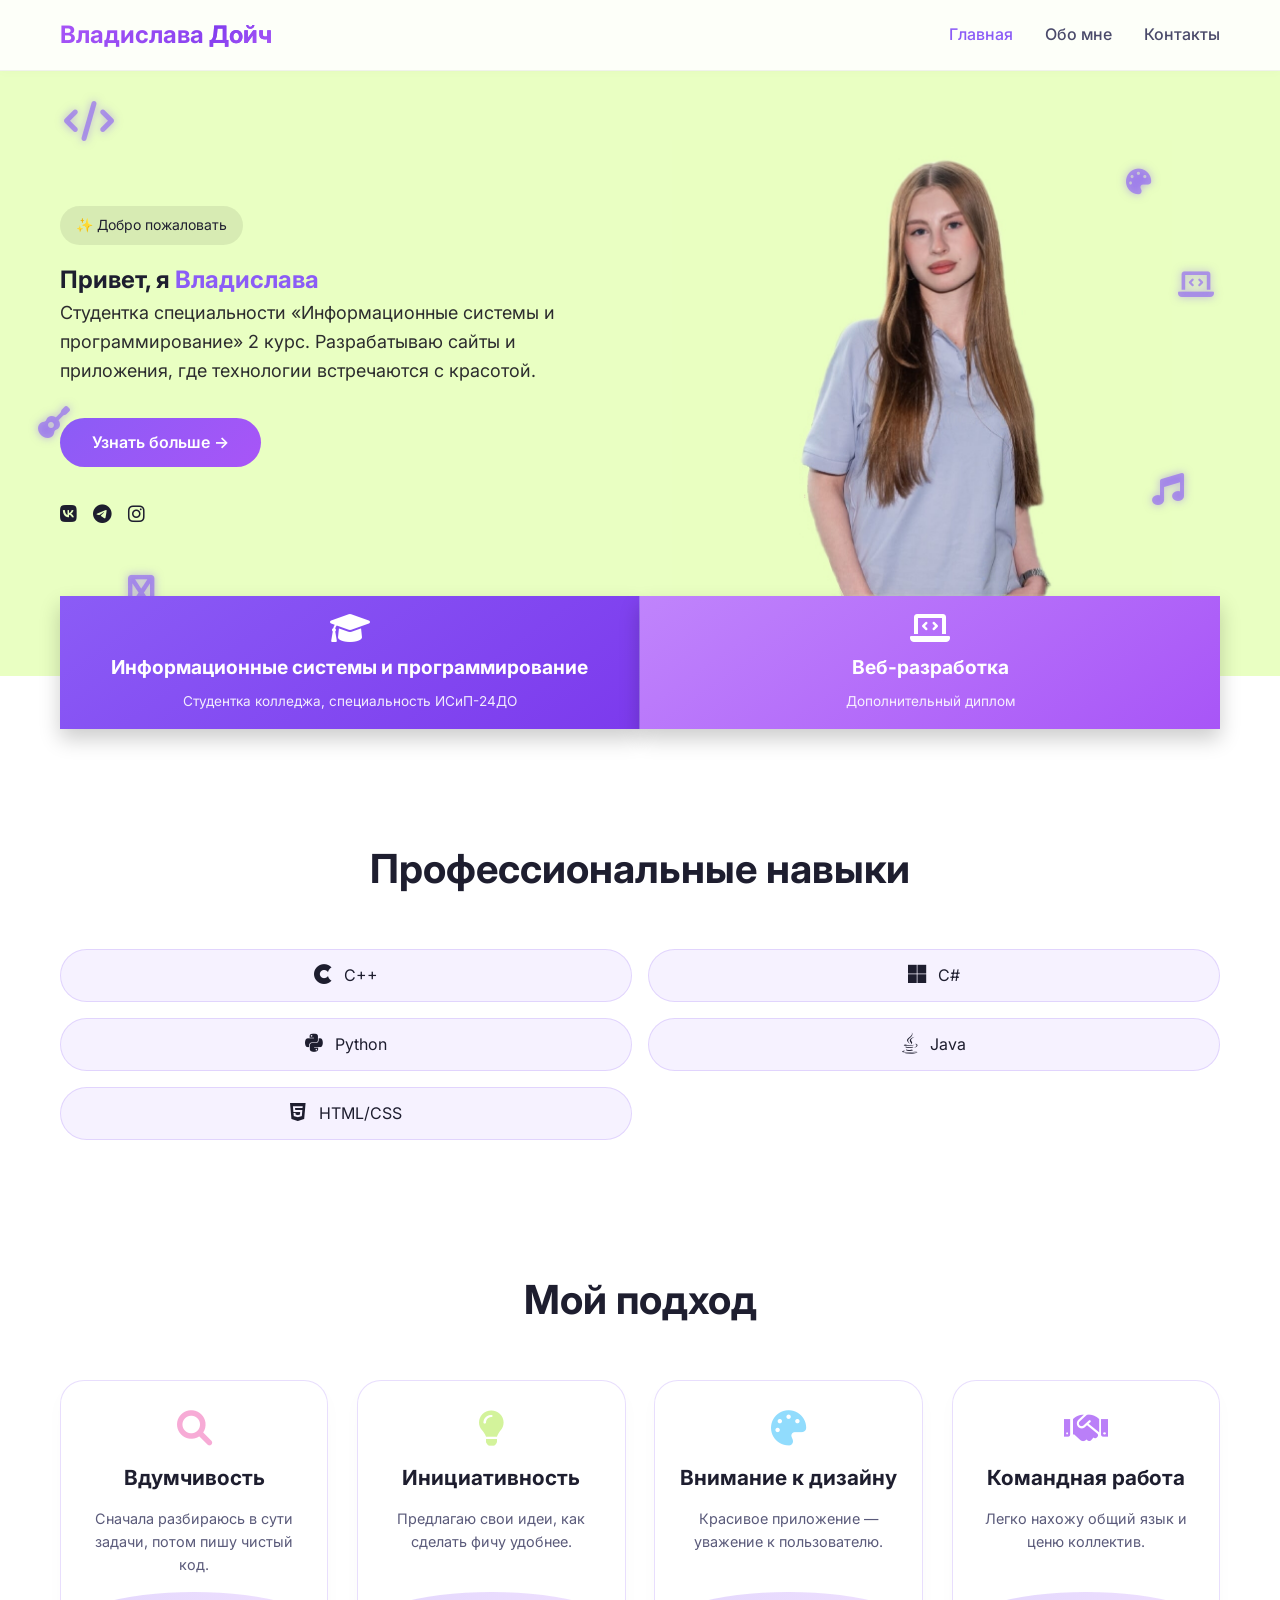
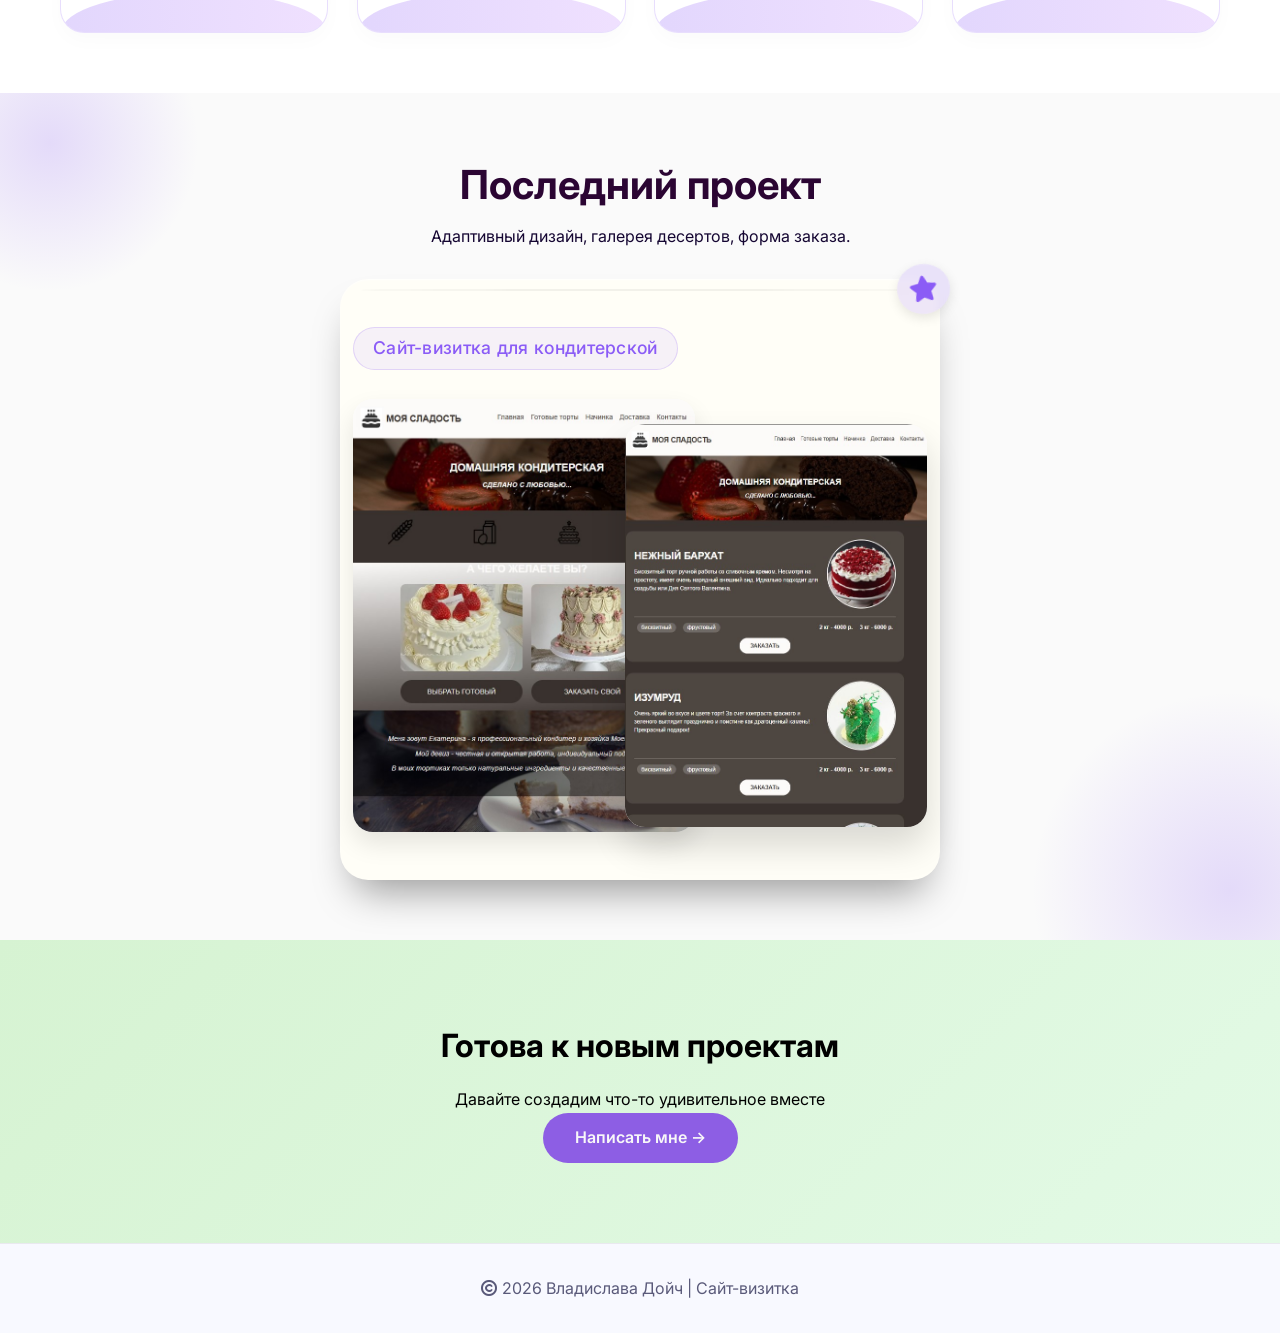
<file: index.html>
<!DOCTYPE html>
<html lang="ru">
<head>
    <meta charset="UTF-8">
    <meta name="viewport" content="width=device-width, initial-scale=1.0">
    <title>Владислава Дойч | Сайт-визитка</title>
    <link rel="stylesheet" href="css/style.css">
    <link href="https://fonts.googleapis.com/css2?family=Inter:opsz,wght@14..32,300;400;500;600;700;800&display=swap" rel="stylesheet">
    <link rel="stylesheet" href="https://cdnjs.cloudflare.com/ajax/libs/font-awesome/6.0.0-beta3/css/all.min.css">
</head>
<body>
    <nav class="navbar">
        <div class="nav-container">
            <a href="index.html" class="logo">Владислава <span>Дойч</span></a>
            <ul class="nav-menu">
                <li><a href="index.html" class="active">Главная</a></li>
                <li><a href="about.html">Обо мне</a></li>
                <li><a href="contact.html">Контакты</a></li>
            </ul>
            <div class="hamburger">
                <span></span>
                <span></span>
                <span></span>
            </div>
        </div>
    </nav>

    <main>
        <!-- ГЛАВНЫЙ ЭКРАН (HERO) -->
        <section class="hero">
            <div class="hero-container">
                <div class="hero-content">
                    <div class="hero-text">
                        <span class="badge">✨ Добро пожаловать</span>
                        <h1>Привет, я <span class="highlight">Владислава</span></h1>
                        <p>Студентка специальности «Информационные системы и программирование» 2 курс. Разрабатываю сайты и приложения, где технологии встречаются с красотой.</p>
                        <a href="about.html" class="btn-primary">Узнать больше →</a>
                        <div class="social-links">
                            <a href="#"><i class="fab fa-vk"></i></a>
                            <a href="#"><i class="fab fa-telegram"></i></a>
                            <a href="#"><i class="fab fa-instagram"></i></a>
                        </div>
                    </div>
                    <div class="hero-image">
                        <div class="image-wrapper">
                            <img src="images/my-photo.jpg" alt="Владислава Дойч">
                        </div>
                    </div>
                </div>
            </div>
            <div class="hero-icons">
                <i class="fas fa-code floating-icon"></i>
                <i class="fas fa-music floating-icon"></i>
                <i class="fas fa-laptop-code floating-icon"></i>
                 <i class="fas fa-cuttlefish floating-icon"></i>
                 <i class="fas fa-palette floating-icon"></i>
                 <i class="fas fa-guitar floating-icon"></i>
                 </div>
        </section>

        <!-- ФИОЛЕТОВЫЙ БЛОК: ОБРАЗОВАНИЕ (перенесено из about) -->
        <section class="education-section">
            <div class="container">
                <div class="education-cards">
                    <div class="education-card">
                        <i class="fas fa-graduation-cap"></i>
                        <h3>Информационные системы и программирование</h3>
                        <p>Студентка колледжа, специальность ИСиП-24ДО</p>
                    </div>
                    <div class="education-card">
                        <i class="fas fa-laptop-code"></i>
                        <h3>Веб-разработка</h3>
                        <p>Дополнительный диплом  </p>
                    </div>
                </div>
            </div>
        </section>

        <!-- ЧТО Я УМЕЮ (навыки) -->
        <section class="skills">
            <div class="container">
                <div class="section-header">
                    
                    <h2>Профессиональные навыки</h2>
                </div>
                <div class="skills-grid">
                    <div class="skill-card"><i class="fab fa-cuttlefish"></i>C++</div>
                    <div class="skill-card"><i class="fab fa-microsoft"></i>C#</div>
                    <div class="skill-card"><i class="fab fa-python"></i>Python</div>
                    <div class="skill-card"><i class="fab fa-java"></i>Java</div>
                    <div class="skill-card"><i class="fab fa-html5"></i>HTML/CSS</div>
                    
                    
                </div>
            </div>
        </section>

        <!-- МОЙ ПОДХОД -->
        <section class="approach">
            <div class="container">
                <div class="section-header">
                    
                    <h2>Мой подход</h2>
                </div>
                <div class="approach-grid">
                    <div class="approach-card">
                        <i class="fas fa-search"></i>
                        <h3>Вдумчивость</h3>
                        <p>Сначала разбираюсь в сути задачи, потом пишу чистый код.</p>
                    </div>
                    <div class="approach-card">
                        <i class="fas fa-lightbulb"></i>
                        <h3>Инициативность</h3>
                        <p>Предлагаю свои идеи, как сделать фичу удобнее.</p>
                    </div>
                    <div class="approach-card">
                        <i class="fas fa-palette"></i>
                        <h3>Внимание к дизайну</h3>
                        <p>Красивое приложение — уважение к пользователю.</p>
                    </div>
                    <div class="approach-card">
                        <i class="fas fa-handshake"></i>
                        <h3>Командная работа</h3>
                        <p>Легко нахожу общий язык и ценю коллектив.</p>
                    </div>
                </div>
            </div>
        </section>

       <section class="latest-project">
        <div class="container">
            <div class="section-header">   
                <h2>Последний проект</h2>
                <p class="project-brief">Адаптивный дизайн, галерея десертов, форма заказа.</p>
            </div>

          <div class="paper-card">
            <div class="card-icon">
                <i class="fas fa-star"></i>
            </div>
            <div class="project-description">
                 Сайт-визитка для кондитерской
            </div>
            <div class="project-stack">
                <div class="stack-item stack-back">
                    <img src="images/cake-site-2.jpg" alt="Главная страница">
                </div>
                <div class="stack-item stack-front">
                    <img src="images/cake-site-1.jpg" alt="Мобильная версия">
                </div>
            </div>
           </div>
        </div>
    </section> 

        <!-- ПРИЗЫВ К ДЕЙСТВИЮ -->
        <section class="cta">
            <div class="container">
                <h2>Готова к новым проектам</h2>
                <p>Давайте создадим что-то удивительное вместе</p>
                <a href="contact.html" class="btn-primary">Написать мне →</a>
            </div>
        </section>
    </main>

    <footer>
        <div class="container">
            <p><i class="far fa-copyright"></i> 2026 Владислава Дойч | Сайт-визитка</p>
        </div>
    </footer>

    <script src="js/script.js"></script>
</body>
</html>
</file>
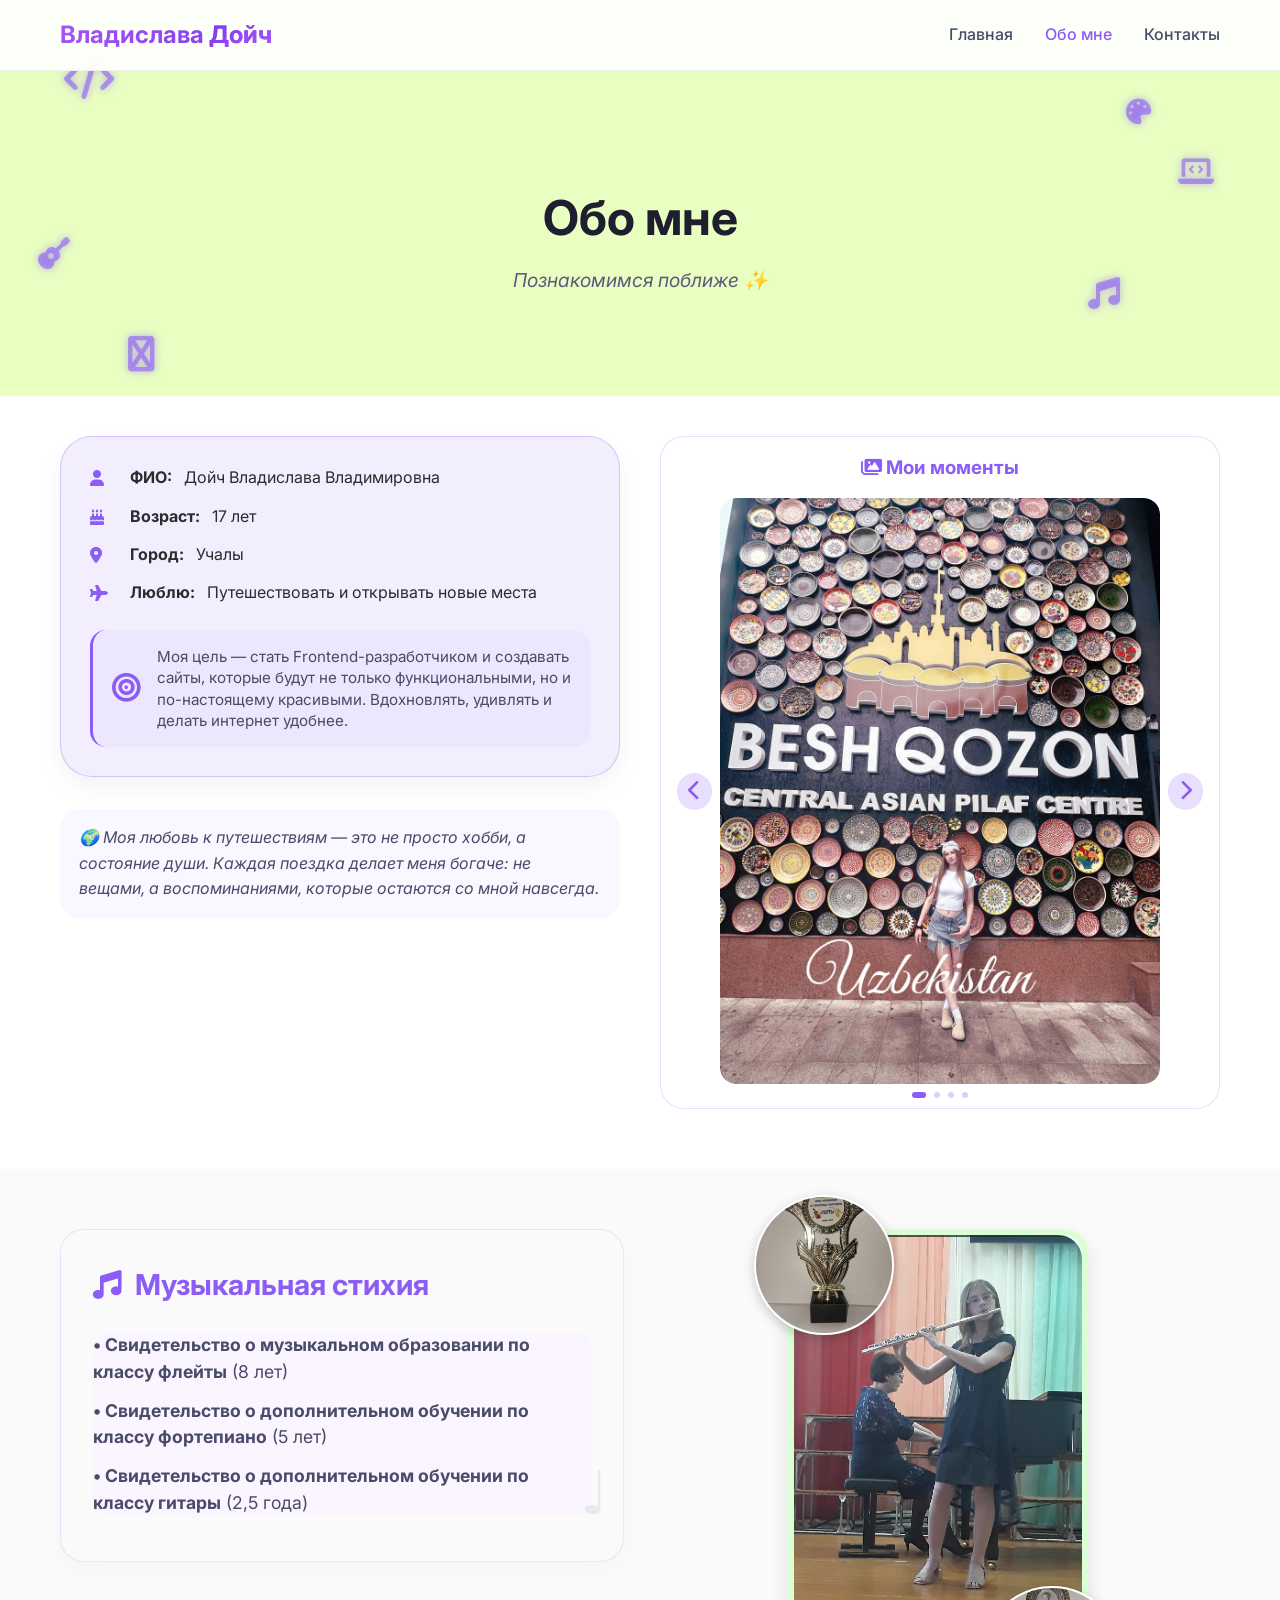
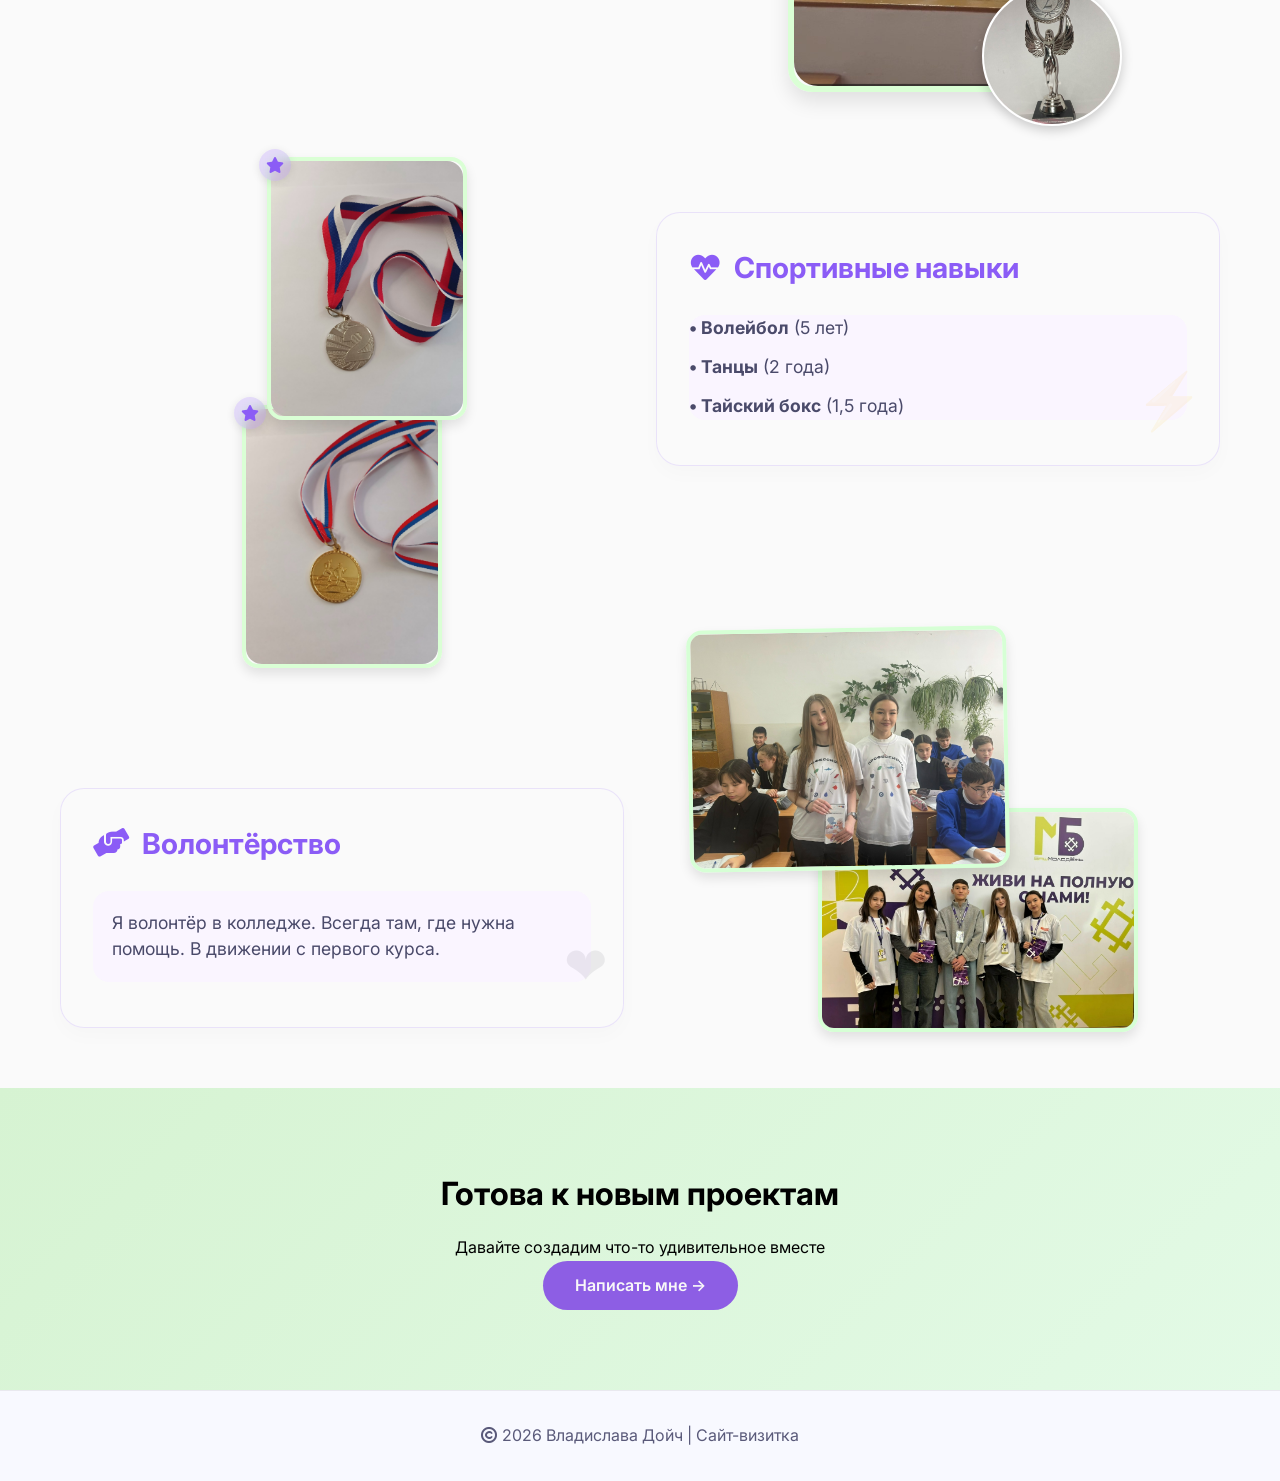
<file: about.html>
<!DOCTYPE html>
<html lang="ru">
<head>
    <meta charset="UTF-8">
    <meta name="viewport" content="width=device-width, initial-scale=1.0">
    <title>Обо мне | Владислава Дойч</title>
    <link rel="stylesheet" href="css/style.css">
    <link href="https://fonts.googleapis.com/css2?family=Inter:opsz,wght@14..32,300;400;500;600;700;800&display=swap" rel="stylesheet">
    <link rel="stylesheet" href="https://cdnjs.cloudflare.com/ajax/libs/font-awesome/6.0.0-beta3/css/all.min.css">
</head>
<body>
    <nav class="navbar">
        <div class="nav-container">
            <a href="index.html" class="logo">Владислава <span>Дойч</span></a>
            <ul class="nav-menu">
                <li><a href="index.html">Главная</a></li>
                <li><a href="about.html" class="active">Обо мне</a></li>
                <li><a href="contact.html">Контакты</a></li>
            </ul>
            <div class="hamburger">
                <span></span>
                <span></span>
                <span></span>
            </div>
        </div>
    </nav>

    <main>
        <!-- САЛАТОВАЯ ШАПКА: только текст -->
        <section class="about-hero">
            <div class="container">
                <div class="about-hero-content">
                    <div class="about-hero-text">
                        <h1>Обо мне</h1>
                        <p class="about-subheading">Познакомимся поближе ✨</p>
                    </div>
                </div>
            </div>
            <!-- Анимированные иконки на зелёном фоне -->
            <div class="hero-icons">
                <i class="fas fa-code floating-icon"></i>
                <i class="fas fa-music floating-icon"></i>
                <i class="fas fa-laptop-code floating-icon"></i>
                <i class="fas fa-cuttlefish floating-icon"></i>
                <i class="fas fa-palette floating-icon"></i>
                <i class="fas fa-guitar floating-icon"></i>
            </div>
        </section>

        <!-- БЛОК: СТЕКЛЯННЫЙ БЛОК (личная информация) + ФОТОАЛЬБОМ -->
        <section class="about-info-section">
            <div class="container">
                <div class="info-and-album">
                    <!-- Левая колонка: стеклянный блок + надпись о путешествиях -->
                    <div class="left-info">
                        <div class="glass-card">
                           
                            <div class="glass-info">
                                <div class="info-row"><i class="fas fa-user"></i> <strong>ФИО:</strong> Дойч Владислава Владимировна</div>
                                <div class="info-row"><i class="fas fa-birthday-cake"></i> <strong>Возраст:</strong> 17 лет</div>
                                <div class="info-row"><i class="fas fa-map-marker-alt"></i> <strong>Город:</strong> Учалы</div>
                                <div class="info-row"><i class="fas fa-plane"></i> <strong>Люблю:</strong> Путешествовать и открывать новые места</div>
                            </div>
                            <div class="goal-block">
    <i class="fas fa-bullseye"></i>
    <p>Моя цель — стать Frontend-разработчиком и создавать сайты, которые будут не только функциональными, но и по-настоящему красивыми. Вдохновлять, удивлять и делать интернет удобнее.</p>
</div>
                        </div>
                        <!-- Надпись про путешествия под стеклянным блоком -->
                        <div class="travel-inspire">
                            
                            <p>🌍 Моя любовь к путешествиям — это не просто хобби, а состояние души. Каждая поездка делает меня богаче: не вещами, а воспоминаниями, которые остаются со мной навсегда.</p>
                        </div>
                    </div>

                    <!-- Правая колонка: фотоальбом с 4 фото -->
                    <div class="album-wrapper">
                        <div class="album-container">
                            <h3 class="album-title"><i class="fas fa-images"></i> Мои моменты</h3>
                            <div class="slider">
                                <button class="slider-btn prev-btn"><i class="fas fa-chevron-left"></i></button>
                                <div class="slider-container">
                                    <div class="slider-track">
                                        <div class="slide"><img src="images/photo1.jpg" alt="Фото 1"></div>
                                        <div class="slide"><img src="images/photo2.jpg" alt="Фото 2"></div>
                                        <div class="slide"><img src="images/photo3.jpg" alt="Фото 3"></div>
                                        <div class="slide"><img src="images/photo4.jpg" alt="Фото 4"></div>
                                    </div>
                                </div>
                                <button class="slider-btn next-btn"><i class="fas fa-chevron-right"></i></button>
                            </div>
                            <div class="slider-dots"></div>
                        </div>
                    </div>
                </div>
            </div>
        </section>
         <!-- МУЗЫКАЛЬНАЯ СТИХИЯ (НОВЫЙ БЛОК) -->
        <section class="music-showcase">
            <div class="container">
                <div class="music-showcase-wrapper">
                    <div class="music-info-block">
                        <h3><i class="fas fa-music"></i> Музыкальная стихия</h3>
                        <ul>
                            <li><strong>• Свидетельство о музыкальном образовании по классу флейты</strong> (8 лет)</li>
                            <li><strong>• Свидетельство о дополнительном обучении по классу фортепиано</strong> (5 лет)</li>
                            <li><strong>• Свидетельство о дополнительном обучении по классу гитары</strong> (2,5 года)</li>
                        </ul>
                    </div>
                    <div class="music-photo-block">
                        <div class="main-photo">
                            <img src="images/music-main.jpg" alt="флейта">
                            <div class="overlay-photo top-left">
                                <img src="images/flute-circle.jpg" alt="Флейта">
                            </div>
                            <div class="overlay-photo bottom-right">
                                <img src="images/guitar-circle.jpg" alt="Гитара">
                            </div>
                        </div>
                    </div>
                </div>
            </div>
        </section>
        <!-- БЛОК СПОРТИВНЫХ НАВЫКОВ -->
<section class="sports-showcase">
    <div class="container">
        <div class="sports-wrapper">
            <div class="sports-photos">
                <div class="sports-photo-stack">
                <div class="sports-photo-item back">
                    <div class="photo-container">
                         <img src="images/sport1.jpg" alt="Волейбол">
                    </div>
                    
                     <div class="sports-star-icon"><i class="fas fa-star"></i></div>
                </div>
                <div class="sports-photo-item">
                     <div class="photo-container">
                        <img src="images/sport2.jpg" alt="Танцы">
                     </div>
                     <div class="sports-star-icon"><i class="fas fa-star"></i></div>
                </div>
            </div>
            </div>
            <div class="sports-text">
                <div class="sports-info-block">
                    <h3><i class="fas fa-heartbeat"></i> Спортивные навыки</h3>
                    <ul>
                        <li><strong>• Волейбол</strong> (5 лет)</li>
                        <li><strong>• Танцы</strong> (2 года)</li>
                        <li><strong>• Тайский бокс</strong> (1,5 года)</li>
                    </ul>
                </div>
            </div>
        </div>
    </div>
</section>
<!-- БЛОК ВОЛОНТЁРСТВА -->
<section class="volunteer-showcase">
    <div class="container">
        <div class="volunteer-grid">
            <div class="volunteer-text">
                <div class="volunteer-info-block">
                    <h3><i class="fas fa-hands-helping"></i> Волонтёрство</h3>
                    <p>Я волонтёр в колледже. Всегда там, где нужна помощь. В движении с первого курса.</p>
                </div>
            </div>
            <div class="volunteer-photos">
                <div class="volunteer-photo-stack">
                    <img src="images/volunteer1.jpg" alt="Волонтёрство 1" class="volunteer-img front">
                    <img src="images/volunteer2.jpg" alt="Волонтёрство 2" class="volunteer-img back">
                </div>
            </div>
        </div>
    </div>
</section>
 
    
    </main>
    <!-- БЛОК CTA (как на главной) -->
<section class="cta">
    <div class="container">
        <h2>Готова к новым проектам</h2>
        <p>Давайте создадим что-то удивительное вместе</p>
        <a href="contact.html" class="btn-primary">Написать мне →</a>
    </div>
</section>


    <footer>
        <div class="container">
            <p><i class="far fa-copyright"></i> 2026 Владислава Дойч | Сайт-визитка</p>
        </div>
    </footer>

    <script src="js/script.js"></script>
</body>
</html>
</file>
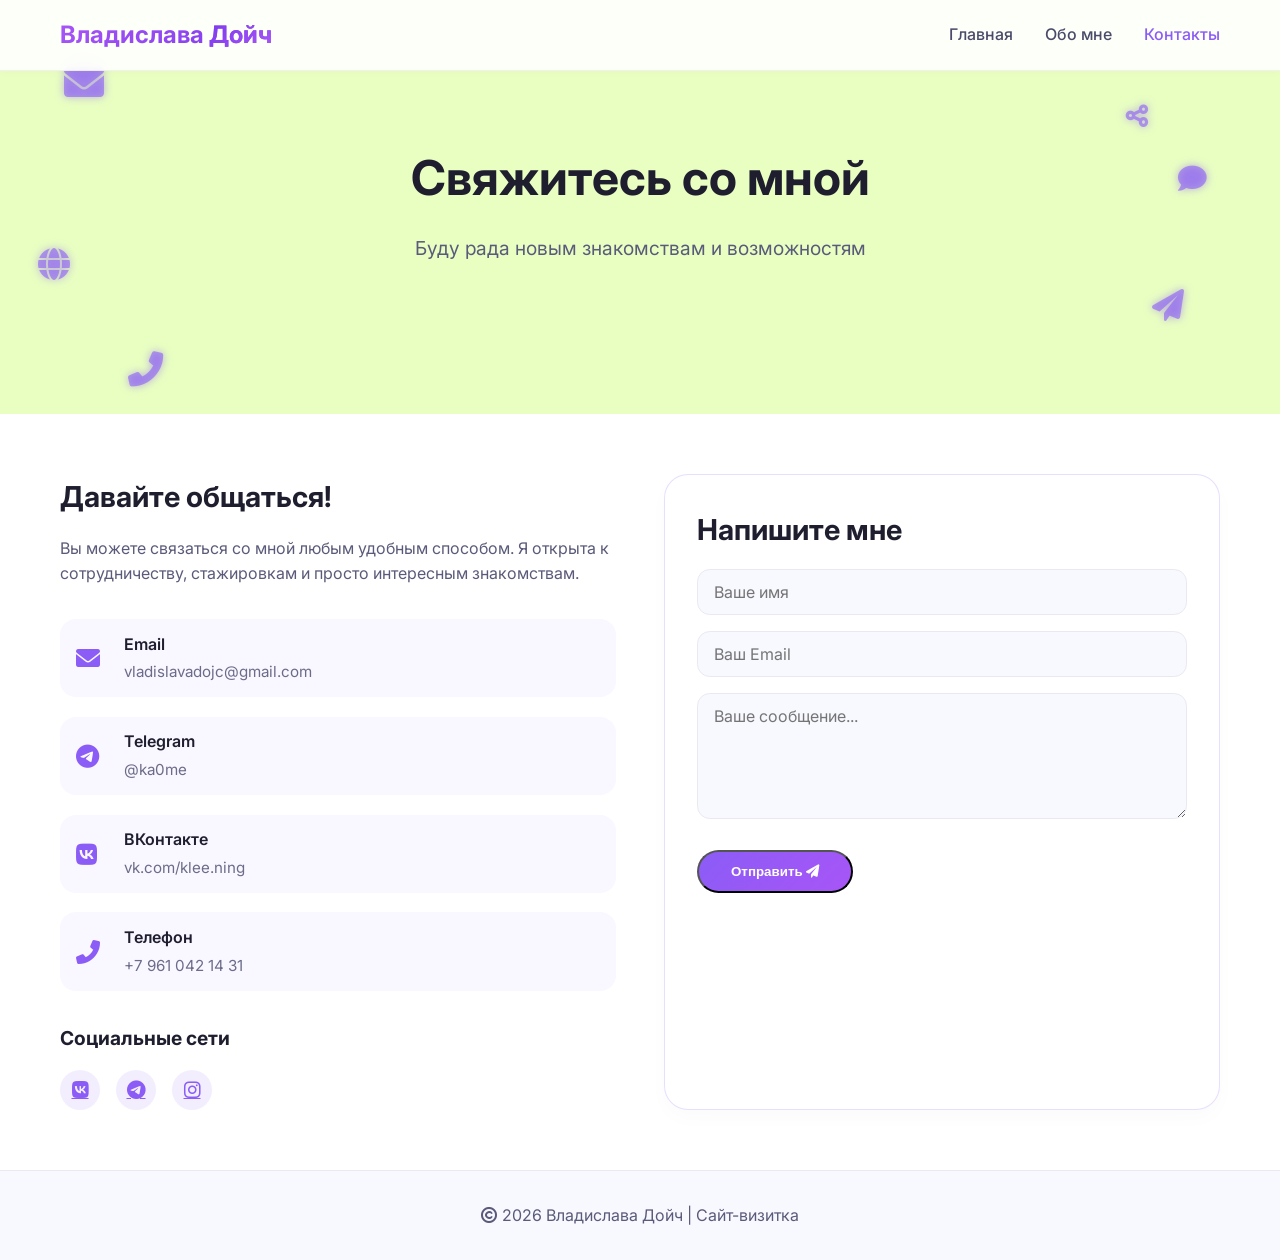
<file: contact.html>
<!DOCTYPE html>
<html lang="ru">
<head>
    <meta charset="UTF-8">
    <meta name="viewport" content="width=device-width, initial-scale=1.0">
    <title>Контакты | Владислава Дойч</title>
    <link rel="stylesheet" href="css/style.css">
    <link href="https://fonts.googleapis.com/css2?family=Inter:opsz,wght@14..32,300;400;500;600;700;800&display=swap" rel="stylesheet">
    <link rel="stylesheet" href="https://cdnjs.cloudflare.com/ajax/libs/font-awesome/6.0.0-beta3/css/all.min.css">
</head>
<body>
    <nav class="navbar">
        <div class="nav-container">
            <a href="index.html" class="logo">Владислава <span>Дойч</span></a>
            <ul class="nav-menu">
                <li><a href="index.html">Главная</a></li>
                <li><a href="about.html">Обо мне</a></li>
                <li><a href="contact.html" class="active">Контакты</a></li>
            </ul>
            <div class="hamburger">
                <span></span>
                <span></span>
                <span></span>
            </div>
        </div>
    </nav>

    <main>
        <section class="page-header" style="background: #e9ffc2; position: relative; overflow: hidden;">
    <div class="container">
        <h1>Свяжитесь со мной</h1>
        <p>Буду рада новым знакомствам и возможностям</p>
    </div>
    <!-- Анимированные иконки -->
    <div class="hero-icons">
        <i class="fas fa-envelope floating-icon"></i>
        <i class="fas fa-paper-plane floating-icon"></i>
        <i class="fas fa-comment floating-icon"></i>
        <i class="fas fa-phone-alt floating-icon"></i>
        <i class="fas fa-share-alt floating-icon"></i>
        <i class="fas fa-globe floating-icon"></i>
    </div>
</section>

        <section class="contact-section">
            <div class="container">
                <div class="contact-grid">
                    <!-- Левая колонка: контактные данные -->
                    <div class="contact-info">
                        <h2>Давайте общаться!</h2>
                        <p>Вы можете связаться со мной любым удобным способом. Я открыта к сотрудничеству, стажировкам и просто интересным знакомствам.</p>
                        
                        <div class="contact-details">
                            <div class="contact-item">
                                <i class="fas fa-envelope"></i>
                                <div>
                                    <h3>Email</h3>
                                    <p>vladislavadojc@gmail.com</p>
                                </div>
                            </div>
                            <div class="contact-item">
                                <i class="fab fa-telegram"></i>
                                <div>
                                    <h3>Telegram</h3>
                                    <p>@ka0me</p>
                                </div>
                            </div>
                            <div class="contact-item">
                                <i class="fab fa-vk"></i>
                                <div>
                                    <h3>ВКонтакте</h3>
                                    <p>vk.com/klee.ning</p>
                                </div>
                            </div>
                            <div class="contact-item">
                                <i class="fas fa-phone-alt"></i>
                                <div>
                                    <h3>Телефон</h3>
                                    <p>+7 961 042 14 31</p>
                                </div>
                            </div>
                        </div>

                        <div class="social-media">
                            <h3>Социальные сети</h3>
                            <div class="social-icons">
                                <a href="https://vk.com/klee.ning" target="_blank"><i class="fab fa-vk"></i></a>
                                <a href="https://t.me/ka0me" target="_blank"><i class="fab fa-telegram"></i></a>
                                <a href="https://instagram.com/ваш_аккаунт" target="_blank"><i class="fab fa-instagram"></i></a>
                            </div>
                        </div>
                    </div>

                    <!-- Правая колонка: форма -->
                    <div class="contact-form">
                        <h2>Напишите мне</h2>
                        <form id="contactForm">
                            <div class="form-group">
                                <input type="text" id="name" placeholder="Ваше имя" required>
                            </div>
                            <div class="form-group">
                                <input type="email" id="email" placeholder="Ваш Email" required>
                            </div>
                            <div class="form-group">
                                <textarea id="message" rows="5" placeholder="Ваше сообщение..." required></textarea>
                            </div>
                            <button type="submit" class="btn-primary">Отправить <i class="fas fa-paper-plane"></i></button>
                            <div id="formMessage" class="form-message"></div>
                        </form>
                    </div>
                </div>
            </div>
        </section>
    </main>

    <footer>
        <div class="container">
            <p><i class="far fa-copyright"></i> 2026 Владислава Дойч | Сайт-визитка</p>
        </div>
    </footer>

    <script src="js/script.js"></script>
</body>
</html>
</file>
<file: css/style.css>
* {
    margin: 0;
    padding: 0;
    box-sizing: border-box;
}

body {
    font-family: 'Inter', sans-serif;
    background: #ffffff;
    color: #1e1e2f;
    line-height: 1.6;
    min-height: 100vh;
}

.container {
    max-width: 1200px;
    margin: 0 auto;
    padding: 0 20px;
}

/* ========== НАВИГАЦИЯ (стеклянная, светлая) ========== */
.navbar {
    position: fixed;
    top: 0;
    width: 100%;
    background: rgba(255, 255, 255, 0.9);
    backdrop-filter: blur(12px);
    z-index: 1000;
    border-bottom: 1px solid rgba(0, 0, 0, 0.05);
    box-shadow: 0 2px 10px rgba(0, 0, 0, 0.02);
}
.nav-container {
    max-width: 1200px;
    margin: 0 auto;
    padding: 1rem 20px;
    display: flex;
    justify-content: space-between;
    align-items: center;
}
.logo {
    font-size: 1.5rem;
    font-weight: 700;
    text-decoration: none;
    background: linear-gradient(135deg, #a855f7, #7c3aed);
    background-clip: text;
    -webkit-background-clip: text;
    color: transparent;
}
.logo span {
    background: linear-gradient(135deg, #7c3aed, #a855f7);
    background-clip: text;
    -webkit-background-clip: text;
    color: transparent;
}
.nav-menu {
    display: flex;
    list-style: none;
    gap: 2rem;
}
.nav-menu a {
    text-decoration: none;
    color: #4a4a6a;
    font-weight: 500;
    transition: 0.3s;
}
.nav-menu a:hover, .nav-menu a.active {
    color: #8b5cf6;
}
.hamburger {
    display: none;
    flex-direction: column;
    cursor: pointer;
}
.hamburger span {
    width: 25px;
    height: 3px;
    background: #4a4a6a;
    margin: 3px 0;
    transition: 0.3s;
}

/* ========== ГЛАВНЫЙ ЭКРАН (светло-зелёный фон) ========== */
.hero {
    padding: 140px 0 80px; /* увеличил нижний отступ, чтобы освободить место для карточек */
    background: #e9ffc2;
    position: relative;
    z-index: 1;
}
.hero-container {
    max-width: 1200px;
    margin: 0 auto;
    padding: 0 20px;
}
.hero-content {
    display: grid;
    grid-template-columns: 1fr 1fr;
    gap: 4rem;
    align-items: center;
}
.badge {
    background: rgba(0, 0, 0, 0.08);
    color: #1e1e2f;
    padding: 0.5rem 1rem;
    border-radius: 50px;
    font-size: 0.875rem;
    display: inline-block;
    margin-bottom: 1rem;
}
.hero-text h1 {
    animation: fadeSlideDown 0.8s ease-out forwards;
    opacity: 0;
    transform: translateY(-30px); /* старт выше */
}
@keyframes fadeSlideDown {
    to {
        opacity: 1;
        transform: translateY(0);
    }
}
.highlight {
    color: #8b5cf6;
}
.hero-text p {
    font-size: 1.125rem;
    color: #2c2c2e;
    margin-bottom: 2rem;
}
.btn-primary {
    display: inline-block;
    padding: 0.75rem 2rem;
    background: linear-gradient(135deg, #8b5cf6, #a855f7);
    color: #fff;
    text-decoration: none;
    border-radius: 50px;
    font-weight: 600;
    transition: 0.3s;
    margin-bottom: 2rem;
}
.btn-primary:hover {
    transform: translateY(-3px);
    box-shadow: 0 8px 20px rgba(139, 92, 246, 0.3);
}
.social-links {
    display: flex;
    gap: 1rem;
}
.social-links a {
    color: #1e1e2f;
    font-size: 1.2rem;
    transition: 0.3s;
}
.social-links a:hover {
    color: #8b5cf6;
    transform: translateY(-3px);
}
/* Фото — прямоугольное, без обводки, без скругления */
.image-wrapper {
    width: 100%;
    max-width: 500px;
    margin: 0;
}
.image-wrapper img {
    width: 100%;
    height: auto;
    display: block;
}

/* ========== БЛОК ОБРАЗОВАНИЯ — ПОЛОВИНА НА ЗЕЛЁНОМ, ПОЛОВИНА НА БЕЛОМ ========== */
.education-section {
    background: transparent; /* убираем белый фон у самого блока */
    padding: 0;
    position: relative;
    z-index: 2;
    margin-top: -80px; /* поднимаем весь блок вверх */
}

.education-cards {
    display: flex;
    justify-content: center;
    gap: 0;
    flex-wrap: wrap;
    position: relative;
    z-index: 10;
}

.education-card {
    flex: 1;
    max-width: 50%;
    border-radius: 0;
    padding: 1rem 1.2rem;
    text-align: center;
    transition: 0.3s;
    color: #fff;
    box-shadow: 0 10px 20px rgba(0, 0, 0, 0.2);
    border-right: 1px solid rgba(255, 255, 255, 0.2);
    background: linear-gradient(145deg, #8b5cf6, #7c3aed);
}

.education-card:first-child {
    background: linear-gradient(145deg, #8b5cf6, #7c3aed);
}

.education-card:last-child {
    background: linear-gradient(145deg, #c084fc, #a855f7);
    border-right: none;
}

.education-card i {
    font-size: 2rem;
    margin-bottom: 0.5rem;
}

.education-card h3 {
    font-size: 1.2rem;
    margin-bottom: 0.5rem;
}

.education-card p {
    font-size: 0.85rem;
    opacity: 0.9;
}

.education-card:hover {
    transform: translateY(-5px);
    box-shadow: 0 20px 30px rgba(0, 0, 0, 0.3);
}

/* Добавляем отступ, чтобы следующий контент не наезжал на карточки */
.skills {
    margin-top: 40px;
}
/* ========== ОБЩИЕ СЕКЦИИ (белый фон) ========== */
.skills, .approach, .achievements {
    padding: 60px 0;
    background: #ffffff;
}
.section-header {
    text-align: center;
    margin-bottom: 3rem;
}
.subtitle {
    color: #8b5cf6;
    font-size: 0.875rem;
    text-transform: uppercase;
    letter-spacing: 2px;
}
.section-header h2 {
    font-size: 2.5rem;
    margin: 0.5rem 0;
    color: #1e1e2f;
}
.section-header p {
    color: #5a5a7a;
}

/* ========== НАВЫКИ ========== */
.skills-grid {
    display: grid;
    grid-template-columns: repeat(2, 1fr);
    gap: 1rem;
    margin-top: 2rem;
}
.skill-card {
    background: rgba(139, 92, 246, 0.08);
    backdrop-filter: blur(4px);
    border-radius: 60px;
    padding: 0.8rem 1rem;
    display: flex;
    align-items: center;
    justify-content: center;
    gap: 0.8rem;
    transition: all 0.3s ease;
    border: 1px solid rgba(139, 92, 246, 0.2);
    color: #1e1e2f;
}
.skill-card i {
    font-size: 1.3rem;
}
.skill-card:hover {
    background: rgba(139, 92, 246, 0.15);
    transform: translateY(-3px);
    border-color: #8b5cf6;
}
@media (max-width: 768px) {
    .skills-grid {
        grid-template-columns: 1fr;
    }
}

/* ========== ПОДХОД К РАБОТЕ ========== */
.approach-grid {
    display: grid;
    grid-template-columns: repeat(auto-fit, minmax(250px, 1fr));
    gap: 1.8rem;
    margin-top: 2rem;
}
.approach-card {
    background: rgba(255, 255, 255, 0.9);
    backdrop-filter: blur(8px);
    border-radius: 1.5rem;
    padding: 1.8rem 1.5rem 2.5rem;
    text-align: center;
    transition: 0.3s;
    border: 1px solid rgba(139, 92, 246, 0.2);
    position: relative;
    overflow: hidden;
    box-shadow: 0 8px 20px rgba(0, 0, 0, 0.02);
}
.approach-card i {
    font-size: 2.2rem;
    color: #e9ffc2;
    margin-bottom: 1rem;
    display: inline-block;
}
.approach-card:nth-child(1) i {
    color: hsl(326, 83%, 82%);; /* розовый */
}
/* Вторая иконка (Инициативность) */
.approach-card:nth-child(2) i {
    color: hsl(82, 78%, 78%); /* салатовый */
}
/* Третья иконка (Внимание к дизайну) */
.approach-card:nth-child(3) i {
    color: hsl(198, 96%, 78%); /* голубой */
}
/* Четвёртая иконка (Командная работа) */
.approach-card:nth-child(4) i {
    color: lab(63.17% 40.93 -52.5); /* оранжевый */
}
.approach-card h3 {
    font-size: 1.3rem;
    margin-bottom: 0.75rem;
    color: #1e1e2f;
}
.approach-card p {
    font-size: 0.9rem;
    color: #5a5a7a;
    margin-bottom: 1rem;
}
/* Полукруг внизу карточки */
.approach-card::after {
    content: '';
    position: absolute;
    bottom: 0;
    left: 0;
    width: 100%;
    height: 40px;
    background: linear-gradient(90deg, #8b5cf6, #c084fc);
    border-radius: 50% 50% 0 0 / 100% 100% 0 0;
    opacity: 0.25;
    transition: 0.3s;
}
.approach-card:hover::after {
    opacity: 0.4;
    height: 50px;
}
.approach-card:hover {
    transform: translateY(-5px);
    box-shadow: 0 15px 25px -8px rgba(139, 92, 246, 0.2);
}

/* ========== ДОСТИЖЕНИЯ ========== */
.achievements-grid {
    display: grid;
    grid-template-columns: repeat(auto-fit, minmax(200px, 1fr));
    gap: 2rem;
    text-align: center;
}
.achievement-card {
    background: #f8f9ff;
    border-radius: 1.5rem;
    padding: 1.5rem;
    transition: 0.3s;
    border: 1px solid #e9e9ef;
}
.achievement-card i {
    font-size: 2rem;
    color: #8b5cf6;
    margin-bottom: 0.75rem;
}
.achievement-card h3 {
    font-size: 1.3rem;
    margin-bottom: 0.25rem;
    color: #1e1e2f;
}
.achievement-card p {
    color: #5a5a7a;
}
.achievement-card:hover {
    transform: translateY(-5px);
    border-color: #8b5cf6;
    box-shadow: 0 8px 20px rgba(0, 0, 0, 0.05);
}

/* ========== CTA (призыв) ========== */
.cta {
    padding: 80px 0;
    text-align: center;
    background: linear-gradient(135deg, #d6f3d2, #e3fae6);
    color: #000000;
}
.cta h2 {
    font-size: 2rem;
    margin-bottom: 1rem;
}
.cta .btn-primary {
    background: #8d5ee4;
    color: #f8f8f8;
    margin-bottom: 0;
}
.cta .btn-primary:hover {
    transform: translateY(-3px);
    background: #f0f0ff;
}

/* ========== ФУТЕР ========== */
footer {
    background: #f8f9ff;
    padding: 2rem 0;
    text-align: center;
    color: #5a5a7a;
    border-top: 1px solid #e9e9ef;
}

/* ========== АДАПТИВНОСТЬ ========== */
@media (max-width: 768px) {
    .hamburger {
        display: flex;
    }
    .nav-menu {
        position: fixed;
        left: -100%;
        top: 70px;
        flex-direction: column;
        background: rgba(255, 255, 255, 0.98);
        width: 100%;
        text-align: center;
        transition: 0.3s;
        padding: 2rem 0;
        gap: 1.5rem;
        box-shadow: 0 10px 20px rgba(0, 0, 0, 0.05);
    }
    .nav-menu.active {
        left: 0;
    }
    .hero-content {
        grid-template-columns: 1fr;
        gap: 2rem;
        text-align: center;
    }
    .hero-text h1 {
        font-size: 2rem;
    }
    .image-wrapper {
        max-width: 280px;
    }
    .section-header h2 {
        font-size: 1.75rem;
    }
    .education-cards {
        margin-top: -20px;
        gap: 1rem;
    }
    .education-card {
        width: 100%;
        max-width: 100%;
        border-right: none;
        border-radius: 0;
    }
}
/* ========== ДЕКОРАТИВНЫЕ ИКОНКИ НА ЗЕЛЁНОМ ФОНЕ ========== */
.hero {
    position: relative;
    overflow: hidden;
}
.hero-icons {
    position: absolute;
    top: 0;
    left: 0;
    width: 100%;
    height: 100%;
    pointer-events: none; /* чтобы иконки не мешали кликать */
    z-index: 1;
}
.floating-icon {
    position: absolute;
    font-size: 2rem;
    color: rgba(139, 92, 246, 0.6); /* фиолетовые, полупрозрачные */
    animation: float 8s ease-in-out infinite;
    text-shadow: 0 0 8px rgba(139, 92, 246, 0.5);
}
.floating-icon:nth-child(1) { top: 15%; left: 5%; animation-delay: 0s; font-size: 2.5rem; }
.floating-icon:nth-child(2) { top: 70%; left: 90%; animation-delay: 1s; font-size: 2rem; }
.floating-icon:nth-child(3) { top: 40%; left: 92%; animation-delay: 2s; font-size: 1.8rem; }
.floating-icon:nth-child(4) { top: 85%; left: 10%; animation-delay: 3s; font-size: 2.2rem; }
.floating-icon:nth-child(5) { top: 25%; left: 88%; animation-delay: 4s; font-size: 1.6rem; }
.floating-icon:nth-child(6) { top: 60%; left: 3%; animation-delay: 5s; font-size: 2rem; }

@keyframes float {
    0% { transform: translateY(0px) rotate(0deg);  }
    50% { transform: translateY(-20px) rotate(5deg);  }
    100% { transform: translateY(0px) rotate(0deg);  }
}
/* Эффект печатающегося текста */
#typing-title {
    font-size: 3rem;
    margin-bottom: 1rem;
    line-height: 1.2;
    color: #1e1e2f;
    min-height: 4.5rem;
    border-right: 3px solid #8b5cf6;
    white-space: nowrap;
    overflow: hidden;
    display: inline-block;
    width: 0;
    animation: blinkCursor 0.75s step-end infinite;
}

@keyframes blinkCursor {
    from, to { border-color: transparent; }
    50% { border-color: #8b5cf6; }
}
/* На мобильных убираем курсор и принудительную ширину */
@media (max-width: 768px) {
    #typing-title {
        white-space: normal;
        border-right: none;
        width: auto !important;
    }
}
/* ========== ПОСЛЕДНИЙ ПРОЕКТ (ТЁМНЫЙ ФОН + ЛИСТОК БУМАГИ) ========== */
.latest-project {
    padding: 60px 0;
    background: #fafafaee; /* тёмно-фиолетовый фон */
}

.latest-project .section-header {
    text-align: center;
    margin-bottom: 2rem;
    
}
.latest-project .subtitle {
    color: #c084fc;
    font-size: 0.875rem;
    text-transform: uppercase;
    letter-spacing: 2px;
}
.latest-project h2 {
    margin-bottom: 0.75rem;
    font-size: 2.5rem;
    color: hsl(290, 82%, 11%);
    display: block;
}
.latest-project .section-header p {
    color: hsl(260, 78%, 11%);
}

/* ЛИСТОК БУМАГИ */
.paper-card {
   background: #fffef7;
    border-radius: 28px;
    padding: 3rem 0.8rem;   /* больше сверху/снизу (3rem), меньше слева/справа (0.8rem) */
    max-width: 600px;       /* ограничиваем ширину, чтобы лист был уже */
    margin: 0 auto;         /* центрируем */
    box-shadow: 0 25px 40px -15px rgba(0, 0, 0, 0.4), inset 0 1px 2px rgba(255,255,255,0.8);
    position: relative;
    transition: 0.3s;
    background-image: radial-gradient(circle at 25% 40%, rgba(0,0,0,0.02) 1%, transparent 1%);
    background-size: 12px 12px;
}
/* опционально: имитация сгиба или края */
.paper-card::before {
    content: '';
    position: absolute;
    top: 10px;
    left: 20px;
    right: 20px;
    height: 2px;
    background: rgba(0,0,0,0.05);
    border-radius: 50%;
}

/* Контейнер для скриншотов (остаётся без изменений) */
.project-stack {
    position: relative;
    display: flex;
    justify-content: center;
    align-items: center;
    margin: 0 auto;
    max-width: 800px;
    min-height: 400px;
}

.stack-item {
    position: relative;
    border-radius: 20px;
    overflow: hidden;
    box-shadow: 0 12px 24px rgba(0, 0, 0, 0.1);
    transition: 0.3s;
    background: #fff;
}
.stack-back {
    width: 85%;
    z-index: 1;
    margin-right: -30px;
}
.stack-front {
    width: 75%;
    z-index: 2;
    margin-top: 20px;
    margin-left: -40px;
    box-shadow: 0 20px 35px rgba(0, 0, 0, 0.15);
}
.stack-item img {
    width: 100%;
    display: block;
}
.project-stack:hover .stack-back {
    transform: translateY(-5px);
}
.project-stack:hover .stack-front {
    transform: translateY(-5px);
}
.paper-card:hover {
    transform: translateY(-5px);
    box-shadow: 0 30px 50px -15px rgba(0, 0, 0, 0.5);
}

/* Адаптив */
@media (max-width: 768px) {
    .project-stack {
        flex-direction: column;
        min-height: auto;
    }
    .stack-back, .stack-front {
        width: 90%;
        margin: 0 auto 20px;
    }
    .stack-front {
        margin-top: -40px;
    }
    .paper-card {
        padding: 1.5rem;
    }
}
/* Иконка на листе бумаги */
.card-icon {
    position: absolute;
    top: -15px;
    right: -10px;
    background: rgba(139, 92, 246, 0.15);
    backdrop-filter: blur(4px);
    padding: 12px;
    border-radius: 50%;
    font-size: 1.6rem;
    color: #8b5cf6;
    box-shadow: 0 4px 12px rgba(0, 0, 0, 0.1);
    z-index: 5;
    transform: rotate(-8deg);
    transition: 0.2s;
}
.card-icon i {
    display: block;
}
.paper-card:hover .card-icon {
    transform: rotate(0deg) scale(1.05);
    background: rgba(139, 92, 246, 0.25);
}

/* Адаптив: на мобильных иконка чуть меньше */
@media (max-width: 768px) {
    .card-icon {
        top: -10px;
        left: -8px;
        padding: 8px;
        font-size: 1.2rem;
    }
}
/* Описание проекта на листе бумаги */
.project-description {
    text-align: center;
    font-size: 1.1rem;
    font-weight: 500;
    color: #8b5cf6;
    background: rgba(139, 92, 246, 0.08);
    display: inline-block;
    padding: 0.4rem 1.2rem;
    border-radius: 40px;
    margin: 0 auto 1.8rem auto;
    width: fit-content;
    backdrop-filter: blur(4px);
    letter-spacing: 0.3px;
    border: 1px solid rgba(139, 92, 246, 0.2);
}
.latest-project {
    position: relative;
    overflow: hidden;
}
.latest-project::before,
.latest-project::after {
    content: '';
    position: absolute;
    border-radius: 50%;
    background: radial-gradient(circle, rgba(139,92,246,0.2) 0%, rgba(139,92,246,0) 70%);
    pointer-events: none;
    z-index: 0;
}
.latest-project::before {
    width: 300px;
    height: 300px;
    top: -100px;
    left: -100px;
}
.latest-project::after {
    width: 400px;
    height: 400px;
    bottom: -150px;
    right: -150px;
}
.latest-project .section-header {
    text-align: center;
}
.latest-project h2 {
    display: inline-block; /* ширина по содержимому */
    margin: 0 auto 0.5rem;
    font-size: 2.5rem;
}
.project-brief {
    max-width: 80%;
    margin: 0 auto;
    font-size: 1rem;
    color: #d9c8ff;
    line-height: 1.4;
    text-align: center;
}
@media (max-width: 768px) {
    .project-brief {
        max-width: 95%;
        font-size: 0.9rem;
    }
}
/* ========== СТРАНИЦА "ОБО МНЕ" (новая структура) ========== */

/* Салатовая шапка (только текст) */
.about-hero {
    background: #e9ffc2;
    padding: 180px 0 100px;
    position: relative;
    overflow: hidden;
}
.about-hero-content {
    text-align: center;
}
.about-hero-text h1 {
    font-size: 3rem;
    color: #1e1e2f;
    margin-bottom: 0.5rem;
}
.about-subheading {
    font-size: 1.2rem;
    color: #5a5a7a;
    font-style: italic;
}
/* Анимированные иконки (те же, что и на главной) */
.about-hero .hero-icons {
    position: absolute;
    top: 0;
    left: 0;
    width: 100%;
    height: 100%;
    pointer-events: none;
}
.about-hero .floating-icon {
    position: absolute;
    font-size: 2rem;
    color: rgba(139,92,246,0.6);
    animation: float 8s ease-in-out infinite;
}
.about-hero .floating-icon:nth-child(1) { top: 15%; left: 5%; font-size: 2.5rem; animation-delay: 0s; }
.about-hero .floating-icon:nth-child(2) { top: 70%; left: 85%; font-size: 2rem; animation-delay: 1s; }
.about-hero .floating-icon:nth-child(3) { top: 40%; left: 92%; font-size: 1.8rem; animation-delay: 2s; }
.about-hero .floating-icon:nth-child(4) { top: 85%; left: 10%; font-size: 2.2rem; animation-delay: 3s; }
.about-hero .floating-icon:nth-child(5) { top: 25%; left: 88%; font-size: 1.6rem; animation-delay: 4s; }
.about-hero .floating-icon:nth-child(6) { top: 60%; left: 3%; font-size: 2rem; animation-delay: 5s; }

/* Блок со стеклянной карточкой и фотоальбомом */
.about-info-section {
    background: #ffffff;
    padding: 40px 0 60px;
}
.info-and-album {
    display: grid;
    grid-template-columns: 1fr 1fr;
    gap: 2.5rem;
    align-items: start;
}
/* Левая колонка */
.left-info {
    display: flex;
    flex-direction: column;
    gap: 1.5rem;
}
.glass-card {
    background: rgba(139, 92, 246, 0.1);
    backdrop-filter: blur(12px);
    border-radius: 2rem;
    padding: 1.8rem;
    border: 1px solid rgba(139,92,246,0.3);
    box-shadow: 0 10px 25px rgba(0,0,0,0.05);
}

.glass-header h3 {
    font-size: 1.5rem;
    color: #1e1e2f;
    margin: 0;
}
.glass-info .info-row {
    display: flex;
    align-items: center;
    gap: 0.75rem;
    margin-bottom: 0.8rem;
    color: #2c2c2e;
}
.glass-info .info-row i {
    width: 28px;
    color: #8b5cf6;
}
.travel-inspire {
    display: flex;
    align-items: center;
    gap: 0.8rem;
    background: rgba(139,92,246,0.05);
    border-radius: 1.2rem;
    padding: 1rem 1.2rem;
    margin-top: 0.5rem;
}
.travel-inspire i {
    font-size: 1.8rem;
    color: #8b5cf6;
}
.travel-inspire p {
    font-size: 1rem;
    color: #4a4a6a;
    font-style: italic;
    margin: 0;
}

/* Правая колонка: фотоальбом (4 фото) */
.album-wrapper {
    background: transparent;
}
.album-container {
    background: rgba(255,255,255,0.7);
    backdrop-filter: blur(4px);
    border-radius: 1.5rem;
    padding: 1rem 1rem 0.5rem 1rem;
    border: 1px solid rgba(139,92,246,0.2);
    padding-bottom: 0;
}
.album-title {
    text-align: center;
    margin-bottom: 1rem;
    color: #8b5cf6;
}
.slider {
    display: flex;
    align-items: center;
    gap: 0.5rem;
     margin-bottom: 0;
}
.slider-container {
    flex: 1;
    overflow: hidden;
    border-radius: 1rem;
}
.slider-track {
    display: flex;
    transition: transform 0.4s ease;
}
.slide {
    flex: 0 0 100%;
}
.slide img {
    width: 100%;
    height: auto;
    display: block;
    border-radius: 1rem;
}
.slider-btn {
    background: rgba(139,92,246,0.2);
    border: none;
    color: #8b5cf6;
    font-size: 1.3rem;
    cursor: pointer;
    padding: 0.4rem 0.7rem;
    border-radius: 50%;
    transition: 0.2s;
}
.slider-btn:hover {
    background: #8b5cf6;
    color: white;
}
.slider-dots {
    display: flex;
    justify-content: center;
    gap: 0.5rem;
    margin-top: 8px;
    margin-bottom: 10px !important;
}
.dot {
    width: 6px;
    height: 6px;
    background: rgba(139,92,246,0.3);
    border-radius: 50%;
    cursor: pointer;
}
.dot.active {
    background: #8b5cf6;
    width: 14px;
    border-radius: 5px;
}

/* Адаптив для about */
@media (max-width: 768px) {
    .info-and-album {
        grid-template-columns: 1fr;
        gap: 2rem;
    }
    .left-info {
        order: 1;
    }
    .album-wrapper {
        order: 2;
    }
    .about-hero-text h1 {
        font-size: 2.5rem;
    }
    .about-subheading {
        font-size: 1rem;
    }
}
/* ========== БЛОК МУЗЫКАЛЬНОЙ СТИХИИ ========== */
.music-showcase {
    background: #fafafaee;
    padding: 60px 0;
}
.music-showcase-wrapper {
    display: grid;
    grid-template-columns: 1fr 1fr;
    gap: 2rem;
    align-items: start;
}
.music-info-block {
    background: #f3e8ff;  /* светло-фиолетовый фон */
    border-radius: 1.5rem;
    padding: 2rem;
    color: #2d2d3f;        /* тёмный текст */
}
.music-info-block h3 {
    font-size: 1.8rem;
    margin-bottom: 1.5rem;
    display: flex;
    align-items: center;
    gap: 0.8rem;
    color: #8b5cf6;        /* фиолетовый для заголовка */
}
.music-info-block ul {
     list-style: none;
    padding: 0;
    background: #faf5ff; /* ещё более светлый фиолетовый */
    border-radius: 1rem;
    padding: 1rem;
}
.music-info-block li {
    margin-bottom: 0.8rem;
    font-size: 1.1rem;
    line-height: 1.4;
    color: #4a4a6a;       /* тёмно-серый для текста */
}
.music-photo-block {
    display: flex;
    justify-content: center;
    align-items: center;
}
.main-photo {
    position: relative;
    width: 70%;
    max-width: 300px;
    border-radius: 1.5rem;
    overflow: visible;     /* чтобы кружки могли выходить за границы */
    box-shadow: 0 10px 20px rgba(0,0,0,0.1);
    margin: 0 auto;
    border: 6px solid #daffd5;  /* жирная светло-фиолетовая обводка */
}
.main-photo img {
    width: 100%;
    display: block;
    border-radius: 1.5rem;       /* чтобы обводка была вокруг скруглённого фото */
}
.overlay-photo {
    position: absolute;
    width: 140px;
    height: 140px;
    border-radius: 50%;
    overflow: hidden;
    border: 2px solid #ffffff;   /* тонкая белая обводка */
    box-shadow: 0 4px 12px rgba(0,0,0,0.2);
    background: white;
    z-index: 2;
}
.overlay-photo img {
    width: 100%;
    height: 100%;
    object-fit: cover;
}
.top-left {
    top: -40px;
    left: -40px;
}
.bottom-right {
    bottom: -40px;
    right: -40px;
}

/* Адаптив для мобильных */
@media (max-width: 768px) {
    .music-showcase-wrapper {
        grid-template-columns: 1fr;
        gap: 1.5rem;
    }
    .main-photo {
        width: 80%;
        max-width: 280px;
    }
    .overlay-photo {
        width: 80px;
        height: 80px;
    }
    .top-left {
        top: -20px;
        left: -20px;
    }
    .bottom-right {
        bottom: -20px;
        right: -20px;
    }
}
/* Увеличение круглых фото при наведении */
.overlay-photo {
    transition: transform 0.3s ease;
}
.overlay-photo:hover {
    transform: scale(1.15);
    z-index: 10; /* чтобы увеличенное фото было поверх других элементов */
}
/* ========== СПОРТИВНЫЕ НАВЫКИ (ФОТО СЛЕВА, ТЕКСТ СПРАВА) ========== */
.sports-showcase {
    background: #fafafaee;
    padding: 60px 0;
}
.sports-wrapper {
    display: grid;
    grid-template-columns: 1fr 1fr;
    gap: 2rem;
    align-items: start;
}
.sports-photos {
   display: flex;
    justify-content: center;
    align-items: center;
    margin-top: -70px;
}
.sports-photo-stack {
    position: relative;
    width: 80%;
    max-width: 200px;
    height: auto;
}
.sports-photo-item {
   position: relative;
    width: 100%;
    border-radius: 1rem;
    overflow: visible;
    box-shadow: 0 6px 12px rgba(0,0,0,0.1);
    border: 4px solid #daffd5;
     aspect-ratio: 1 / 1;  /* например, 4:3 */
    width: 100%;
}
.photo-container {
   width: 100%;
    overflow: hidden;
    border-radius: 1rem;
}
.photo-container img {
     width: 100%;
    height: auto;
    display: block;
    object-fit: cover;
}
.sports-photo-item.back {
    position: relative;
    z-index: 1;
    transform: translateX(25px) translateY(15px);
}
/* Верхнее фото (переднее) — сдвигаем влево и вверх */
.sports-photo-item.front {
    position: absolute;
    top: -20px;
    left: -20px;
    width: 100%;
    z-index: 2;
    transform: rotate(-1deg);
}
.sports-star-icon {
    position: absolute;
    top: -12px;
    left: -12px;
    width: 32px;
    height: 32px;
    background: rgba(139, 92, 246, 0.2);
    backdrop-filter: blur(4px);
    border-radius: 50%;
    display: flex;
    align-items: center;
    justify-content: center;
    font-size: 1rem;
    color: #8b5cf6;
    box-shadow: 0 2px 8px rgba(0,0,0,0.1);
    z-index: 3;
    transition: 0.2s;
}
.sports-photo-item:hover .sports-star-icon {
    transform: scale(1.1);
    background: rgba(139, 92, 246, 0.3);
}

.sports-text {
    display: flex;
    flex-direction: column;
}
.sports-info-block {
    background: #f3e8ff;
    border-radius: 1.5rem;
    padding: 2rem;
    color: #2d2d3f;
}
.sports-info-block h3 {
    font-size: 1.8rem;
    margin-bottom: 1.5rem;
    display: flex;
    align-items: center;
    gap: 0.8rem;
    color: #8b5cf6;
}
.sports-info-block ul {
    list-style: none;
    padding: 0;
    background: #faf5ff;
    border-radius: 1rem;
    padding: 1.2rem;
}
.sports-info-block li {
    margin-bottom: 0.8rem;
    font-size: 1.1rem;
    line-height: 1.4;
    color: #4a4a6a;
}


/* Адаптив для мобильных */
@media (max-width: 768px) {
    .music-wrapper,
    .sports-wrapper {
        grid-template-columns: 1fr; 
        gap: 1.5rem;
    }
    .music-photo,
    .sports-photos {
        order: 1;
    }
    .music-text,
    .sports-text {
        order: 2;
    }

    /* Спортивные фото: уменьшаем размер стека и корректируем наложение */
    .sports-photo-stack {
        width: 70%;
        max-width: 260px;
        margin: 0 auto;
    }
    .sports-photo-item.back {
        transform: translateX(12px) translateY(8px);
    }
    .sports-photo-item.front {
        top: -12px;
        left: -12px;
    }
    .sports-star-icon {
        width: 24px;
        height: 24px;
        font-size: 0.8rem;
        top: -8px;
        left: -8px;
    }

    /* Остальное для музыкального блока (круглые фото) */
    .overlay-photo {
        width: 70px;
        height: 70px;
    }
    .top-left {
        top: -20px;
        left: -20px;
    }
    .bottom-right {
        bottom: -20px;
        right: -20px;
    }
}
/* ========== ВОЛОНТЁРСТВО ========== */
.volunteer-showcase {
    background: #fafafaee;
    padding: 60px 0;
}
.volunteer-grid {
    display: grid;
    grid-template-columns: 1fr 1fr;
    gap: 2rem;
    align-items: start;
}
.volunteer-text {
    display: flex;
    flex-direction: column;
}
.volunteer-info-block {
    background: #f3e8ff;
    border-radius: 1.5rem;
    padding: 2rem;
    color: #2d2d3f;
}
.volunteer-info-block h3 {
    font-size: 1.8rem;
    margin-bottom: 1.5rem;
    display: flex;
    align-items: center;
    gap: 0.8rem;
    color: #8b5cf6;
}
.volunteer-info-block p {
    background: #faf5ff;
    border-radius: 1rem;
    padding: 1.2rem;
    margin: 0;
    font-size: 1.1rem;
    line-height: 1.5;
    color: #4a4a6a;
}
.volunteer-photos {
    display: flex;
    justify-content: center;
    align-items: center;
}
.volunteer-photo-stack {
    position: relative;
    width: 80%;
    max-width: 320px;
    height: auto;
}
.volunteer-img {
    width: 100%;
    border-radius: 1rem;
    box-shadow: 0 6px 12px rgba(0,0,0,0.1);
    border: 4px solid #d6ffd5;
    transition: 0.2s;
    display: block;
}
/* Нижнее фото — сильный сдвиг вправо */
.back {
    position: relative;
    z-index: 1;
    transform: translateX(40px) translateY(20px);
}
/* Верхнее фото — накладывается своим нижним левым углом на правый верхний угол нижнего */
.front {
    position: absolute;
    top: -160px;
    left: -90px;
    width: 100%;
    z-index: 2;
    transform: rotate(-1deg);
}
.volunteer-img:hover {
    transform: scale(1.02);
    box-shadow: 0 10px 20px rgba(0,0,0,0.15);
}

@media (max-width: 768px) {
    .volunteer-grid {
        grid-template-columns: 1fr;
        gap: 1.5rem;
    }
    .volunteer-photos {
        order: 1;
    }
    .volunteer-text {
        order: 2;
    }
    .volunteer-photo-stack {
        width: 70%;
        max-width: 280px;
        margin: 0 auto;
    }
    .back {
        transform: translateX(25px) translateY(12px);
    }
    .front {
        top: -10px;
        left: -15px;
    }
}
/* ========== ЕДИНЫЙ СТИЛЬ ДЛЯ БЛОКОВ (МУЗЫКА, СПОРТ, ВОЛОНТЁРСТВО) ========== */
.music-info-block,
.sports-info-block,
.volunteer-info-block {
    position: relative;
    background: linear-gradient(145deg, #f3e8ff, #faf5ff);
    background-image: radial-gradient(circle at 25% 40%, rgba(139, 92, 246, 0.05) 1%, transparent 1%);
    background-size: 16px 16px;
    border-radius: 1.5rem;
    padding: 2rem;
    color: #2d2d3f;
    box-shadow: 0 8px 20px rgba(0, 0, 0, 0.02);
    border: 1px solid rgba(139, 92, 246, 0.15);
    transition: 0.3s;
}

.music-info-block h3,
.sports-info-block h3,
.volunteer-info-block h3 {
    font-size: 1.8rem;
    margin-bottom: 1.5rem;
    display: flex;
    align-items: center;
    gap: 0.8rem;
    color: #8b5cf6;
}

.music-info-block ul,
.sports-info-block ul {
    list-style: none;
    padding: 0;
    margin: 0;
}

.music-info-block li,
.sports-info-block li,
.volunteer-info-block p {
    margin-bottom: 0.8rem;
    font-size: 1.1rem;
    line-height: 1.5;
    color: #4a4a6a;
}

/* Убираем лишний фон у параграфа волонтёрства */


/* Декоративные иконки на заднем плане */
.music-info-block::before,
.sports-info-block::before,
.volunteer-info-block::before {
    content: "✦";
    position: absolute;
    bottom: 15px;
    right: 15px;
    font-size: 50px;
    opacity: 0.08;
    pointer-events: none;
    font-family: monospace;
}
.music-info-block::before {
    content: "♩";
    font-size: 60px;
}
.sports-info-block::before {
    content: "⚡";
    font-size: 55px;
}
.volunteer-info-block::before {
    content: "❤";
    font-size: 52px;
}

/* Адаптив для мобильных: уменьшаем декоративные иконки */
@media (max-width: 768px) {
    .music-info-block::before,
    .sports-info-block::before,
    .volunteer-info-block::before {
        font-size: 35px;
        bottom: 10px;
        right: 10px;
    }
}
/* ========== СТРАНИЦА КОНТАКТЫ (САЛАТОВАЯ ШАПКА) ========== */
.page-header {
    background: #e9ffc2;
    padding: 140px 0 150px;
    text-align: center;
}
.page-header h1 {
    font-size: 3rem;
    margin-bottom: 1rem;
    color: #1e1e2f;
}
.page-header p {
    font-size: 1.2rem;
    color: #5a5a7a;
}

/* Секция контактов (белый фон) */
.contact-section {
    padding: 60px 0;
    background: #ffffff;
}
.contact-grid {
    display: grid;
    grid-template-columns: 1fr 1fr;
    gap: 3rem;
}
.contact-info h2,
.contact-form h2 {
    font-size: 1.8rem;
    margin-bottom: 1rem;
    color: #1e1e2f;
}
.contact-info p {
    color: #5a5a7a;
    margin-bottom: 2rem;
}
.contact-details {
    margin-bottom: 2rem;
}
.contact-item {
    display: flex;
    align-items: center;
    gap: 1rem;
    margin-bottom: 1.2rem;
    background: rgba(139, 92, 246, 0.05);
    padding: 0.8rem 1rem;
    border-radius: 1rem;
    transition: 0.2s;
}
.contact-item i {
    font-size: 1.5rem;
    color: #8b5cf6;
    width: 2rem;
}
.contact-item h3 {
    font-size: 1rem;
    font-weight: 600;
    margin-bottom: 0.2rem;
    color: #1e1e2f;
}
.contact-item p {
    margin: 0;
    font-size: 0.95rem;
    color: #6c6c8a;
}
.contact-item:hover {
    background: rgba(139, 92, 246, 0.1);
    transform: translateX(5px);
}
.social-media h3 {
    font-size: 1.2rem;
    margin-bottom: 1rem;
    color: #1e1e2f;
}
.social-icons {
    display: flex;
    gap: 1rem;
}
.social-icons a {
    background: rgba(139, 92, 246, 0.1);
    width: 40px;
    height: 40px;
    border-radius: 50%;
    display: inline-flex;
    align-items: center;
    justify-content: center;
    color: #8b5cf6;
    font-size: 1.2rem;
    transition: 0.2s;
}
.social-icons a:hover {
    background: #8b5cf6;
    color: white;
    transform: translateY(-3px);
}

/* Форма */
.contact-form {
    background: rgba(255, 255, 255, 0.05);
    backdrop-filter: blur(4px);
    border-radius: 1.5rem;
    padding: 2rem;
    border: 1px solid rgba(139, 92, 246, 0.2);
    box-shadow: 0 8px 20px rgba(0,0,0,0.02);
}
.form-group {
    margin-bottom: 1rem;
}
.form-group input,
.form-group textarea {
    width: 100%;
    padding: 0.75rem 1rem;
    background: #f8f9ff;
    border: 1px solid #e9e9ef;
    border-radius: 0.8rem;
    font-family: inherit;
    font-size: 1rem;
    transition: 0.2s;
}
.form-group input:focus,
.form-group textarea:focus {
    outline: none;
    border-color: #8b5cf6;
    box-shadow: 0 0 0 2px rgba(139, 92, 246, 0.1);
}
.contact-form .btn-primary {
    margin-top: 0.5rem;
    margin-bottom: 0;
}
.form-message {
    margin-top: 1rem;
    padding: 0.75rem;
    border-radius: 0.8rem;
    text-align: center;
}
.form-message.success {
    background: rgba(139, 92, 246, 0.1);
    color: #8b5cf6;
}
.form-message.error {
    background: rgba(244, 67, 54, 0.1);
    color: #f44336;
}

/* Адаптив для контактов */
@media (max-width: 768px) {
    .contact-grid {
        grid-template-columns: 1fr;
        gap: 2rem;
    }
    .page-header {
        padding: 120px 0 40px;
    }
    .page-header h1 {
        font-size: 2.5rem;
    }
}
/* ========== ФИКС ЗВЁЗДОЧКИ НА МОБИЛЬНЫХ ========== */
@media (max-width: 768px) {
    .paper-card {
        position: relative;
        overflow: visible;
    }
    .card-icon {
        position: absolute;
        top: -5px !important;
        right: -5px !important;
        width: 28px !important;
        height: 28px !important;
        padding: 4px !important;
        font-size: 0.9rem !important;
        transform: rotate(0deg) !important;
    }
}
.goal-block {
    background: rgba(139, 92, 246, 0.05);
    border-radius: 1rem;
    padding: 1rem 1.2rem;
    margin-top: 1.5rem;
    display: flex;
    align-items: center;
    gap: 1rem;
    border-left: 3px solid #8b5cf6;
}
.goal-block i {
    font-size: 1.8rem;
    color: #8b5cf6;
    flex-shrink: 0;
}
.goal-block p {
    font-size: 0.95rem;
    line-height: 1.4;
    color: #4a4a6a;
    margin: 0;
}

@media (max-width: 768px) {
    .goal-block {
        flex-direction: column;
        text-align: center;
        gap: 0.5rem;
    }
    .goal-block i {
        font-size: 1.5rem;
    }
}
</file>
